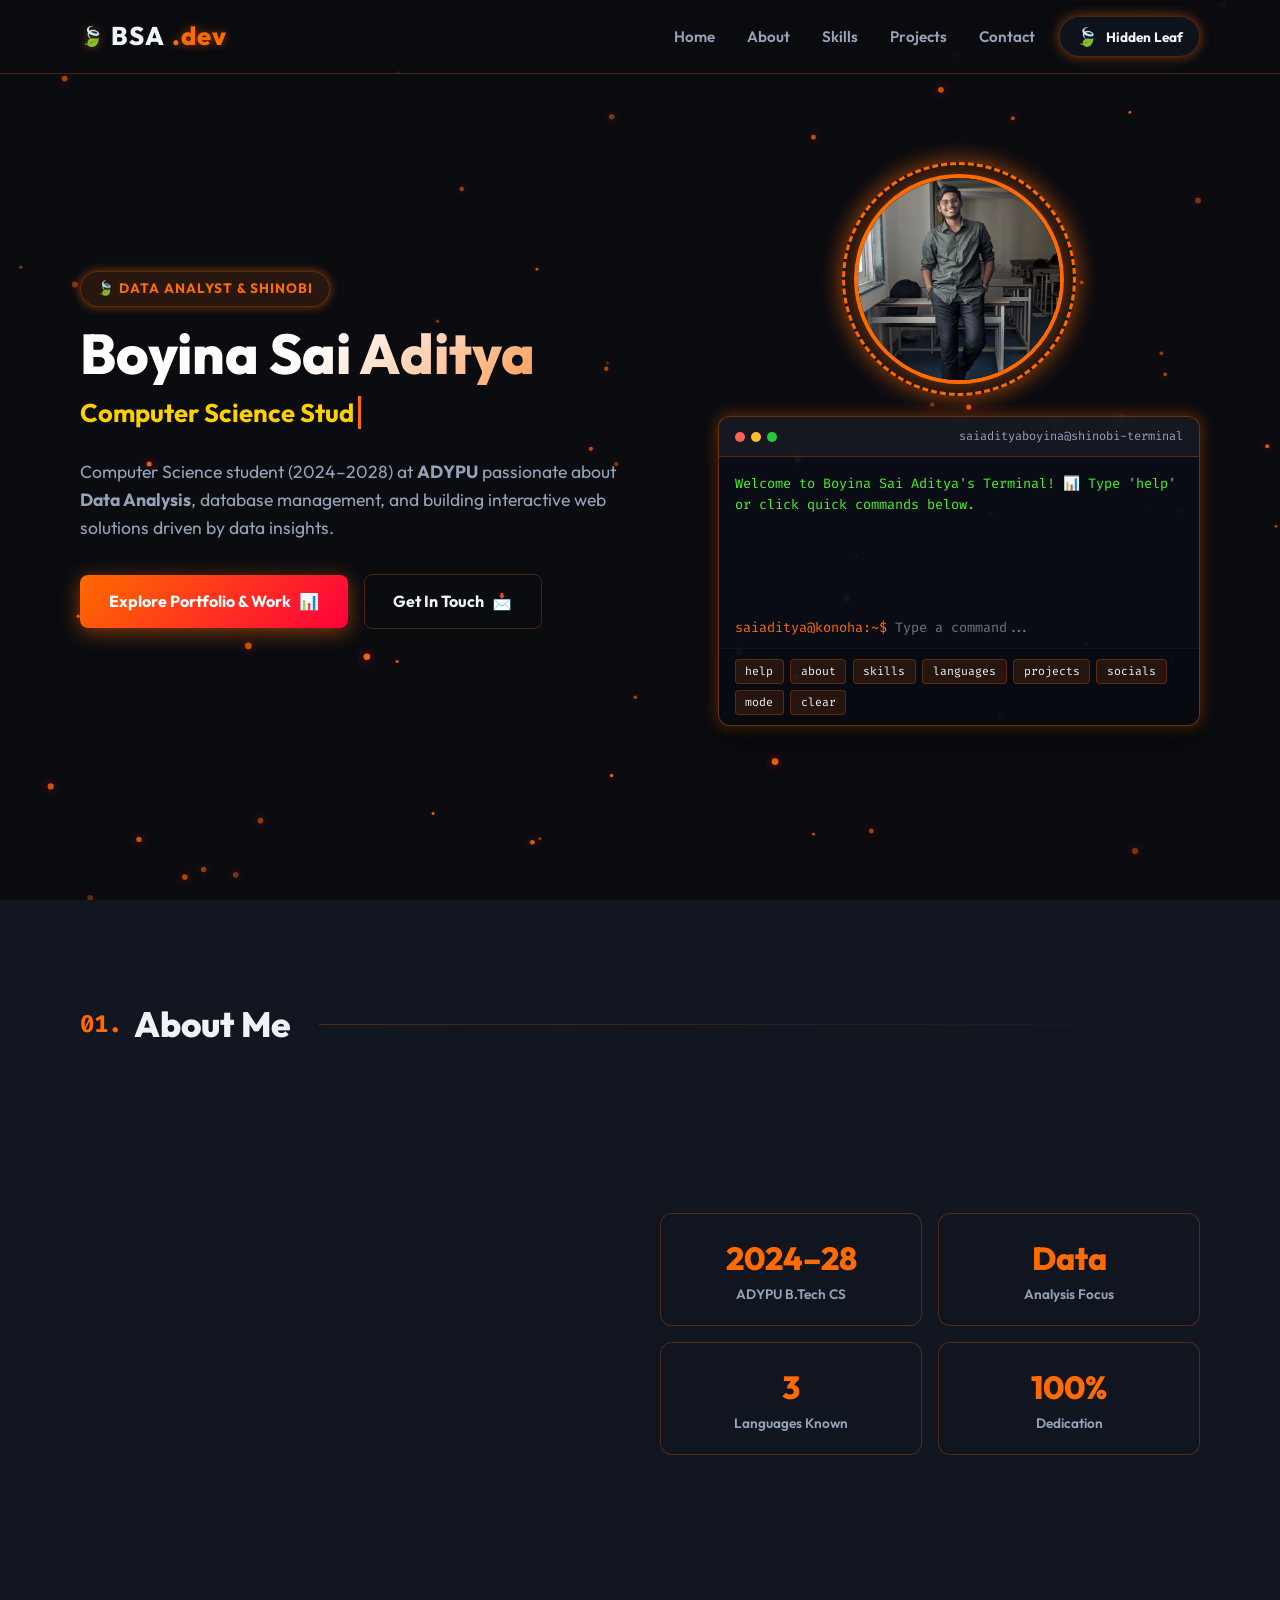
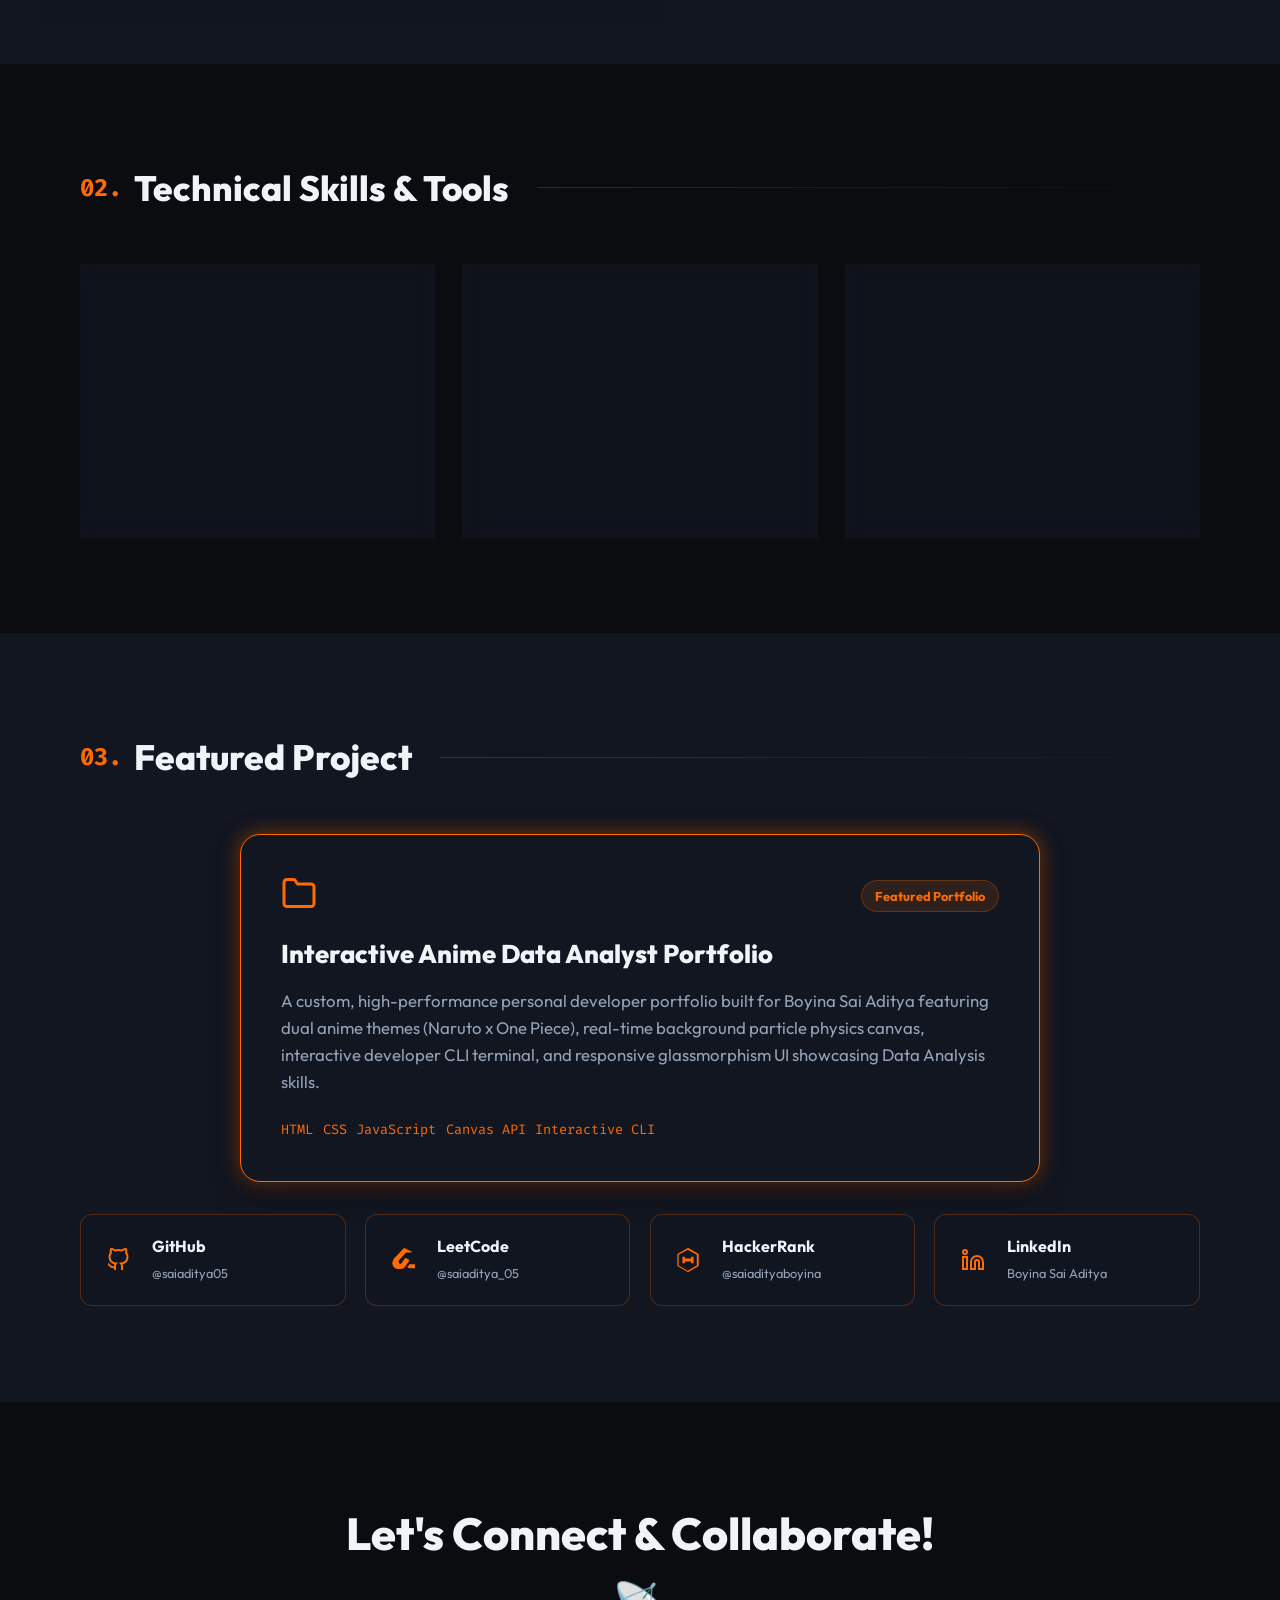
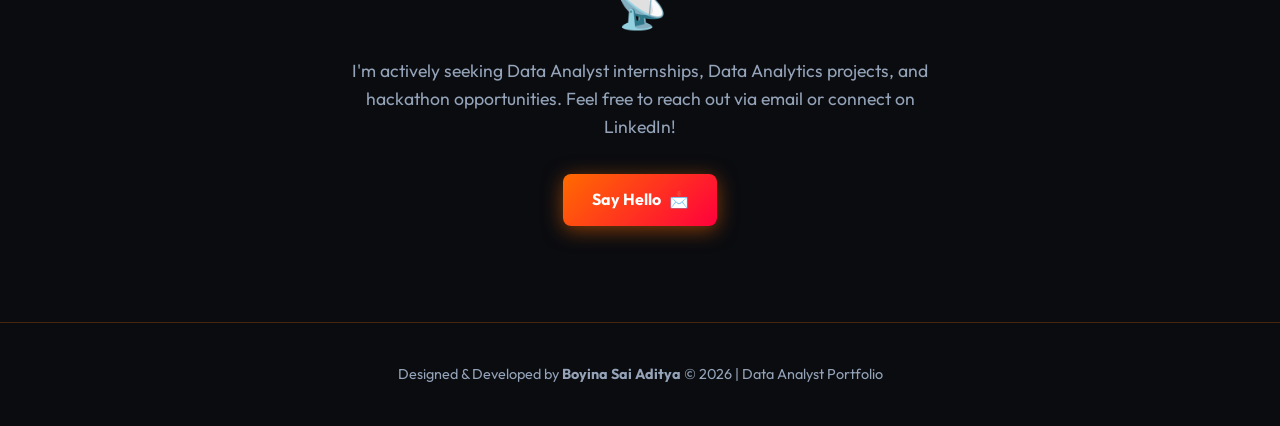
<file: index.html>
<!DOCTYPE html>
<html lang="en" data-theme="naruto">

<head>
    <meta charset="UTF-8">
    <meta name="viewport" content="width=device-width, initial-scale=1.0">
    <title>Boyina Sai Aditya | Data Analyst & Developer Portfolio</title>
    <meta name="description"
        content="Portfolio of Boyina Sai Aditya - Computer Science Student specializing in Data Analysis, Python, SQL, and Web Development.">
    <link rel="preconnect" href="https://fonts.googleapis.com">
    <link rel="preconnect" href="https://fonts.gstatic.com" crossorigin>
    <link href="https://fonts.googleapis.com/css2?family=Fira+Code:wght@400;600&family=Outfit:wght@300;400;600;700;800&family=Permanent+Marker&display=swap" rel="stylesheet">
    <link rel="stylesheet" href="style.css">
</head>

<body>
    <!-- Background Particle VFX Canvas -->
    <canvas id="particle-canvas"></canvas>

    <!-- Navigation Header -->
    <nav class="navbar">
        <div class="container nav-content">
            <a href="#home" class="logo">
                <span class="logo-badge" id="logo-badge">🍃</span> BSA<span>.dev</span>
            </a>

            <div class="nav-right">
                <ul class="nav-links">
                    <li><a href="#home">Home</a></li>
                    <li><a href="#about">About</a></li>
                    <li><a href="#skills">Skills</a></li>
                    <li><a href="#projects">Projects</a></li>
                    <li><a href="#contact">Contact</a></li>
                </ul>

                <!-- Theme Switcher Button -->
                <button class="theme-switch-btn" id="theme-toggle-btn" aria-label="Toggle Theme">
                    <span class="theme-icon" id="theme-icon">🍃</span>
                    <span id="theme-text">Hidden Leaf</span>
                </button>

                <button class="menu-btn" id="mobile-menu-btn" aria-label="Toggle Menu">
                    <span></span>
                    <span></span>
                    <span></span>
                </button>
            </div>
        </div>
    </nav>

    <main>
        <!-- Hero Section -->
        <section id="home" class="hero">
            <div class="container hero-grid">
                <div class="hero-text fade-in">
                    <div class="anime-tag" id="anime-tag">🍃 Data Analyst & Developer</div>
                    <h1>Boyina Sai Aditya</h1>
                    <div class="subtitle-wrapper">
                        <span id="typing-subtitle" class="typing-text"></span>
                    </div>
                    <p class="hero-bio">
                        Computer Science student (2024–2028) at <strong>ADYPU</strong> passionate about
                        <strong>Data Analysis</strong>, database management, and building interactive web solutions driven by data insights.
                    </p>

                    <div class="cta-group">
                        <a href="#projects" class="btn-primary">
                            <span>Explore Portfolio & Work</span> 📊
                        </a>
                        <a href="#contact" class="btn-outline">
                            <span>Get In Touch</span> 📩
                        </a>
                    </div>
                </div>

                <!-- Hero Visual: Avatar Frame & CLI Terminal -->
                <div class="hero-visual fade-in">
                    <div class="profile-avatar-wrapper">
                        <div class="aura-ring"></div>
                        <img src="profile.png" alt="Boyina Sai Aditya Profile" id="profile-img" onerror="this.onerror=null; this.src='Aditya.jpeg';">
                    </div>

                    <!-- Interactive Developer CLI Terminal -->
                    <div class="terminal-card">
                        <div class="terminal-header">
                            <div class="terminal-dots">
                                <span class="dot dot-red"></span>
                                <span class="dot dot-yellow"></span>
                                <span class="dot dot-green"></span>
                            </div>
                            <span class="terminal-title" id="terminal-title">saiadityaboyina@analyst-terminal</span>
                        </div>
                        <div class="terminal-body" id="terminal-output">
Welcome to Boyina Sai Aditya's Terminal! 📊
Type 'help' or click quick commands below.
                        </div>
                        <div class="terminal-input-line">
                            <span id="terminal-prompt">saiaditya@konoha:~$</span>
                            <input type="text" id="terminal-input" placeholder="Type a command..." autocomplete="off">
                        </div>
                        <div class="terminal-quick-cmds">
                            <button class="cmd-btn" data-cmd="help">help</button>
                            <button class="cmd-btn" data-cmd="about">about</button>
                            <button class="cmd-btn" data-cmd="skills">skills</button>
                            <button class="cmd-btn" data-cmd="languages">languages</button>
                            <button class="cmd-btn" data-cmd="projects">projects</button>
                            <button class="cmd-btn" data-cmd="socials">socials</button>
                            <button class="cmd-btn" data-cmd="mode">mode</button>
                            <button class="cmd-btn" data-cmd="clear">clear</button>
                        </div>
                    </div>
                </div>
            </div>
        </section>

        <!-- About Section -->
        <section id="about" class="section alt-bg">
            <div class="container">
                <h2 class="section-title fade-in"><span>01.</span> About Me</h2>
                <div class="about-grid">
                    <div class="about-card fade-in">
                        <p>
                            Hello! I'm <strong>Boyina Sai Aditya</strong>, a computer science student with a passion for 
                            <strong>Data Analysis</strong>, extracting actionable insights from data, and building clean data-driven software solutions.
                        </p>
                        <p>
                            Currently pursuing my B.Tech in CS (2024–2028) at ADYPU, I specialize in analyzing datasets, working with 
                            relational databases, and creating responsive web interfaces.
                        </p>
                        <p>
                            I enjoy solving complex analytical problems, building data models, and continuously learning new analytics & visualization tools.
                        </p>

                        <!-- Languages Known Subsection -->
                        <div class="languages-section">
                            <h4>🗣️ Languages Known:</h4>
                            <div class="language-tags">
                                <span class="lang-pill"><strong>Telugu</strong> (Fluent)</span>
                                <span class="lang-pill"><strong>English</strong> (Proficient)</span>
                                <span class="lang-pill"><strong>Hindi</strong> (Basics)</span>
                            </div>
                        </div>
                    </div>

                    <div class="stats-badges fade-in">
                        <div class="stat-box">
                            <div class="stat-number">2024–28</div>
                            <div class="stat-label">ADYPU B.Tech CS</div>
                        </div>
                        <div class="stat-box">
                            <div class="stat-number">Data</div>
                            <div class="stat-label">Analysis Focus</div>
                        </div>
                        <div class="stat-box">
                            <div class="stat-number">3</div>
                            <div class="stat-label">Languages Known</div>
                        </div>
                        <div class="stat-box">
                            <div class="stat-number">100%</div>
                            <div class="stat-label">Dedication</div>
                        </div>
                    </div>
                </div>
            </div>
        </section>

        <!-- Skills Section -->
        <section id="skills" class="section">
            <div class="container">
                <h2 class="section-title fade-in"><span>02.</span> Technical Skills & Tools</h2>

                <div class="skills-grid">
                    <!-- Skill Card 1: Data Analysis -->
                    <div class="skill-scroll-card fade-in">
                        <div class="skill-card-header">
                            <span class="skill-icon">📊</span>
                            <h3>Data Analysis & Analytics</h3>
                        </div>
                        <ul class="skill-tags">
                            <li>Python</li>
                            <li>Excel (Advanced Functions & Data Formatting)</li>
                            <li>Data Wrangling</li>
                            <li>Data Visualization</li>
                        </ul>
                    </div>

                    <!-- Skill Card 2: Databases -->
                    <div class="skill-scroll-card fade-in">
                        <div class="skill-card-header">
                            <span class="skill-icon">🗄️</span>
                            <h3>Databases & SQL</h3>
                        </div>
                        <ul class="skill-tags">
                            <li>DBMS (Database Management Systems)</li>
                            <li>MySQL</li>
                            <li>SQL Queries & Joins</li>
                            <li>Relational Data Modeling</li>
                        </ul>
                    </div>

                    <!-- Skill Card 3: Web & Programming -->
                    <div class="skill-scroll-card fade-in">
                        <div class="skill-card-header">
                            <span class="skill-icon">💻</span>
                            <h3>Web & Core Programming</h3>
                        </div>
                        <ul class="skill-tags">
                            <li>HTML</li>
                            <li>CSS</li>
                            <li>Java (Basics)</li>
                            <li>Responsive Web Layouts</li>
                        </ul>
                    </div>
                </div>
            </div>
        </section>

        <!-- Featured Projects Section -->
        <section id="projects" class="section alt-bg">
            <div class="container">
                <h2 class="section-title fade-in"><span>03.</span> Featured Project</h2>

                <div class="projects-grid single-project">
                    <div class="project-card featured-single fade-in">
                        <div class="project-header">
                            <div class="folder-icon">
                                <svg xmlns="http://www.w3.org/2000/svg" width="36" height="36" viewBox="0 0 24 24" fill="none" stroke="currentColor" stroke-width="2" stroke-linecap="round" stroke-linejoin="round">
                                    <path d="M22 19a2 2 0 0 1-2 2H4a2 2 0 0 1-2-2V5a2 2 0 0 1 2-2h5l2 3h9a2 2 0 0 1 2 2z"></path>
                                </svg>
                            </div>
                            <span class="project-badge">Featured Portfolio</span>
                        </div>
                        <h3 class="project-title">Interactive Anime Data Analyst Portfolio</h3>
                        <p class="project-desc">
                            A custom, high-performance personal developer portfolio built for Boyina Sai Aditya featuring dual anime themes (Naruto x One Piece), real-time background particle physics canvas, interactive developer CLI terminal, and responsive glassmorphism UI showcasing Data Analysis skills.
                        </p>
                        <ul class="project-tech-pills">
                            <li>HTML</li>
                            <li>CSS</li>
                            <li>JavaScript</li>
                            <li>Canvas API</li>
                            <li>Interactive CLI</li>
                        </ul>
                    </div>
                </div>

                <!-- Live Social & Platform Profiles Grid -->
                <div class="platforms-grid fade-in">
                    <a href="https://github.com/saiaditya05" target="_blank" class="platform-card" title="GitHub Profile">
                        <div class="platform-icon">
                            <svg xmlns="http://www.w3.org/2000/svg" width="24" height="24" viewBox="0 0 24 24" fill="none" stroke="currentColor" stroke-width="2">
                                <path d="M9 19c-5 1.5-5-2.5-7-3m14 6v-3.87a3.37 3.37 0 0 0-.94-2.61c3.14-.35 6.44-1.54 6.44-7A5.44 5.44 0 0 0 20 4.77 5.07 5.07 0 0 0 19.91 1S18.73.65 16 2.48a13.38 13.38 0 0 0-7 0C6.27.65 5.09 1 5.09 1A5.07 5.07 0 0 0 5 4.77a5.44 5.44 0 0 0-1.5 3.78c0 5.42 3.3 6.61 6.44 7A3.37 3.37 0 0 0 9 18.13V22"></path>
                            </svg>
                        </div>
                        <div class="platform-info">
                            <h4>GitHub</h4>
                            <span>@saiaditya05</span>
                        </div>
                    </a>

                    <a href="https://leetcode.com/u/saiaditya_05/" target="_blank" class="platform-card" title="LeetCode Profile">
                        <div class="platform-icon">
                            <svg xmlns="http://www.w3.org/2000/svg" width="24" height="24" viewBox="0 0 24 24" fill="currentColor">
                                <path d="M13.483 0a1.374 1.374 0 0 0-.961.438L7.116 6.226l-3.854 4.126a5.266 5.266 0 0 0-1.209 2.104 5.35 5.35 0 0 0-.125 5.13 5.527 5.527 0 0 0 2.662 2.815l.158.08a5.112 5.112 0 0 0 2.004.522H9.81a5.018 5.018 0 0 0 4.17-2.115l.16-.224 4.11-5.811c.158-.224.19-.53.091-.789a.694.694 0 0 0-.319-.345l-3.23-1.63a.627.627 0 0 0-.82.16l-3.69 5.207a1.045 1.045 0 0 1-.869.466h-.22a1.026 1.026 0 0 1-.87-.456l-.16-.21a2.827 2.827 0 0 1-.505-1.574 2.84 2.84 0 0 1 .533-1.6l4.2-4.515 2.502-2.693a.925.925 0 0 1 .655-.262h4.5a.696.696 0 0 0 .584-.308.7.7 0 0 0-.01-.715L14.3.567A1.37 1.37 0 0 0 13.483 0zm4.55 17.584c-.4.004-.77.172-1.05.47-.46.495-.45 1.25.02 1.73l.02.02.04.04c.26.25.62.4.99.4h6.09a2.03 2.03 0 0 0 2.02-2.03 1.9 1.9 0 0 0-.58-1.35l-.01-.01-.04-.04a1.86 1.86 0 0 0-1.3-.5h-6.2z"/>
                            </svg>
                        </div>
                        <div class="platform-info">
                            <h4>LeetCode</h4>
                            <span>@saiaditya_05</span>
                        </div>
                    </a>

                    <a href="https://www.hackerrank.com/profile/saiadityaboyina" target="_blank" class="platform-card" title="HackerRank Profile">
                        <div class="platform-icon">
                            <svg xmlns="http://www.w3.org/2000/svg" width="24" height="24" viewBox="0 0 24 24" fill="currentColor">
                                <path d="M12.012 24c-.266 0-.535-.07-.771-.205L2.17 18.552a1.59 1.59 0 0 1-.8-1.35V6.786c0-.554.298-1.07.784-1.35l9.096-5.234a1.6 1.6 0 0 1 1.572 0L21.905 5.43A1.56 1.56 0 0 1 22.7 6.78v10.421c0 .56-.3 1.074-.795 1.348l-9.102 5.244c-.25.137-.534.208-.791.208zM12.01 1.565c-.085 0-.17.022-.245.065L2.68 6.855A.063.063 0 0 0 2.65 6.91v10.42a.066.066 0 0 0 .034.053l8.905 5.378a.08.08 0 0 0 .079 0l9.088-5.235a.065.065 0 0 0 .035-.054V6.9v-.004c0-.022-.012-.045-.034-.057L11.666 1.625a.077.077 0 0 0-.045-.06.7.7 0 0 0-.256-.056v-.004zm5.54 13.593v-6.315H15.11v1.65H8.92V8.842H6.47v6.315h2.44V13.51h6.195v1.65h2.44v-.002z"/>
                            </svg>
                        </div>
                        <div class="platform-info">
                            <h4>HackerRank</h4>
                            <span>@saiadityaboyina</span>
                        </div>
                    </a>

                    <a href="https://www.linkedin.com/in/sai-aditya-boyina-/" target="_blank" class="platform-card" title="LinkedIn Profile">
                        <div class="platform-icon">
                            <svg xmlns="http://www.w3.org/2000/svg" width="24" height="24" viewBox="0 0 24 24" fill="none" stroke="currentColor" stroke-width="2">
                                <path d="M16 8a6 6 0 0 1 6 6v7h-4v-7a2 2 0 0 0-2-2 2 2 0 0 0-2 2v7h-4v-7a6 6 0 0 1 6-6z"></path>
                                <rect x="2" y="9" width="4" height="12"></rect>
                                <circle cx="4" cy="4" r="2"></circle>
                            </svg>
                        </div>
                        <div class="platform-info">
                            <h4>LinkedIn</h4>
                            <span>Boyina Sai Aditya</span>
                        </div>
                    </a>
                </div>
            </div>
        </section>

        <!-- Contact Section -->
        <section id="contact" class="section">
            <div class="container contact-content fade-in">
                <h2>Let's Connect & Collaborate! 📡</h2>
                <p>
                    I'm actively seeking Data Analyst internships, Data Analytics projects, and hackathon opportunities. 
                    Feel free to reach out via email or connect on LinkedIn!
                </p>
                <a href="mailto:saiadityaboyina246@gmail.com" class="btn-primary">
                    <span>Say Hello</span> 📩
                </a>
            </div>
        </section>
    </main>

    <!-- Footer -->
    <footer>
        <div class="container">
            <p>Designed & Developed by <strong>Boyina Sai Aditya</strong> &copy; 2026 | Data Analyst Portfolio</p>
        </div>
    </footer>

    <script src="script.js"></script>
</body>

</html>
</file>
<file: style.css>
/* ==========================================================================
   Boyina Sai Aditya - Ultimate Anime Crossover Portfolio (Naruto x One Piece)
   Data Analyst & Developer Edition
   ========================================================================== */

@import url('https://fonts.googleapis.com/css2?family=Fira+Code:wght@400;600&family=Outfit:wght@300;400;600;700;800&family=Permanent+Marker&display=swap');

/* --- Root & Theme Variables --- */
:root {
    --transition-speed: 0.4s;
    --font-main: 'Outfit', -apple-system, BlinkMacSystemFont, sans-serif;
    --font-mono: 'Fira Code', monospace;
    --font-anime: 'Permanent Marker', cursive;
}

/* Default Theme: Naruto (Hidden Leaf Shinobi) */
:root,
:root[data-theme="naruto"] {
    --primary-color: #ff6b00;
    --primary-glow: rgba(255, 107, 0, 0.5);
    --secondary-color: #ff003c;
    --accent-color: #ffd000;
    --bg-color: #0a0c10;
    --bg-alt: #121620;
    --card-bg: rgba(18, 22, 32, 0.75);
    --card-border: rgba(255, 107, 0, 0.25);
    --text-color: #f0f4f8;
    --text-muted: #94a3b8;
    --terminal-bg: rgba(10, 14, 22, 0.92);
    --terminal-border: rgba(255, 107, 0, 0.4);
    --badge-bg: rgba(255, 107, 0, 0.12);
    --theme-symbol: '🍃';
    --theme-name: 'Hidden Leaf Mode';
}

/* Alternate Theme: One Piece (Grand Line Pirate) */
:root[data-theme="onepiece"] {
    --primary-color: #00f0ff;
    --primary-glow: rgba(0, 240, 255, 0.5);
    --secondary-color: #ff0055;
    --accent-color: #ffb703;
    --bg-color: #060d16;
    --bg-alt: #0c1827;
    --card-bg: rgba(12, 24, 39, 0.75);
    --card-border: rgba(0, 240, 255, 0.25);
    --text-color: #f0f8ff;
    --text-muted: #8da9c4;
    --terminal-bg: rgba(8, 18, 30, 0.92);
    --terminal-border: rgba(0, 240, 255, 0.4);
    --badge-bg: rgba(0, 240, 255, 0.12);
    --theme-symbol: '☠️';
    --theme-name: 'Grand Line Mode';
}

/* --- Base & Reset --- */
*, *::before, *::after {
    box-sizing: border-box;
    margin: 0;
    padding: 0;
}

html {
    scroll-behavior: smooth;
    font-size: 16px;
}

body {
    font-family: var(--font-main);
    background-color: var(--bg-color);
    color: var(--text-color);
    line-height: 1.6;
    overflow-x: hidden;
    transition: background-color var(--transition-speed) ease, color var(--transition-speed) ease;
}

/* --- Canvas Overlay --- */
#particle-canvas {
    position: fixed;
    top: 0;
    left: 0;
    width: 100vw;
    height: 100vh;
    pointer-events: none;
    z-index: 0;
}

/* --- Containers & Layout --- */
.container {
    width: 90%;
    max-width: 1200px;
    margin: 0 auto;
    padding: 0 1rem;
}

section {
    position: relative;
    z-index: 1;
    padding: 6rem 0;
}

.alt-bg {
    background-color: var(--bg-alt);
    transition: background-color var(--transition-speed) ease;
}

/* --- Navigation Bar --- */
.navbar {
    position: fixed;
    top: 0;
    left: 0;
    width: 100%;
    z-index: 100;
    padding: 1rem 0;
    background: rgba(10, 12, 16, 0.7);
    backdrop-filter: blur(14px);
    -webkit-backdrop-filter: blur(14px);
    border-bottom: 1px solid var(--card-border);
    transition: all var(--transition-speed) ease;
}

.navbar.scrolled {
    padding: 0.75rem 0;
    box-shadow: 0 4px 20px rgba(0, 0, 0, 0.4);
}

.nav-content {
    display: flex;
    justify-content: space-between;
    align-items: center;
}

.logo {
    font-size: 1.6rem;
    font-weight: 800;
    letter-spacing: 1px;
    color: var(--text-color);
    text-decoration: none;
    display: flex;
    align-items: center;
    gap: 0.4rem;
}

.logo span {
    color: var(--primary-color);
    text-shadow: 0 0 10px var(--primary-glow);
    transition: color var(--transition-speed) ease;
}

.logo-badge {
    font-size: 1.2rem;
    animation: float 3s ease-in-out infinite;
}

.nav-right {
    display: flex;
    align-items: center;
    gap: 1.5rem;
}

.nav-links {
    display: flex;
    list-style: none;
    gap: 2rem;
}

.nav-links a {
    color: var(--text-muted);
    text-decoration: none;
    font-weight: 600;
    font-size: 0.95rem;
    transition: color 0.3s ease;
    position: relative;
}

.nav-links a:hover,
.nav-links a.active {
    color: var(--primary-color);
}

.nav-links a::after {
    content: '';
    position: absolute;
    bottom: -6px;
    left: 0;
    width: 0%;
    height: 2px;
    background: var(--primary-color);
    box-shadow: 0 0 8px var(--primary-glow);
    transition: width 0.3s ease;
}

.nav-links a:hover::after,
.nav-links a.active::after {
    width: 100%;
}

/* --- Theme Toggle Switch --- */
.theme-switch-btn {
    background: var(--card-bg);
    border: 1px solid var(--card-border);
    color: var(--text-color);
    padding: 0.5rem 1rem;
    border-radius: 30px;
    cursor: pointer;
    display: flex;
    align-items: center;
    gap: 0.5rem;
    font-weight: 700;
    font-size: 0.85rem;
    font-family: var(--font-main);
    transition: all 0.3s ease;
    box-shadow: 0 0 12px var(--primary-glow);
}

.theme-switch-btn:hover {
    transform: scale(1.05);
    border-color: var(--primary-color);
    background: rgba(255, 255, 255, 0.05);
}

.theme-icon {
    font-size: 1.1rem;
}

.menu-btn {
    display: none;
    background: none;
    border: none;
    cursor: pointer;
    flex-direction: column;
    gap: 5px;
}

.menu-btn span {
    width: 25px;
    height: 3px;
    background: var(--text-color);
    border-radius: 2px;
    transition: all 0.3s ease;
}

/* --- Hero Section --- */
.hero {
    min-height: 100vh;
    display: flex;
    align-items: center;
    padding-top: 6rem;
    position: relative;
}

.hero-grid {
    display: grid;
    grid-template-columns: 1.1fr 0.9fr;
    gap: 3rem;
    align-items: center;
}

.hero-text {
    z-index: 2;
}

.anime-tag {
    display: inline-block;
    background: var(--badge-bg);
    color: var(--primary-color);
    border: 1px solid var(--card-border);
    padding: 0.4rem 1rem;
    border-radius: 20px;
    font-size: 0.85rem;
    font-weight: 700;
    letter-spacing: 1px;
    text-transform: uppercase;
    margin-bottom: 1rem;
    box-shadow: 0 0 10px var(--primary-glow);
}

.hero-text h1 {
    font-size: 3.5rem;
    font-weight: 800;
    line-height: 1.1;
    margin-bottom: 0.5rem;
    background: linear-gradient(135deg, #ffffff 40%, var(--primary-color));
    -webkit-background-clip: text;
    -webkit-text-fill-color: transparent;
}

.hero-text .subtitle-wrapper {
    font-size: 1.6rem;
    font-weight: 700;
    color: var(--text-muted);
    margin-bottom: 1.5rem;
    min-height: 2.2rem;
}

.typing-text {
    color: var(--accent-color);
    border-right: 3px solid var(--primary-color);
    padding-right: 4px;
    animation: blinkCursor 0.75s step-end infinite;
}

.hero-bio {
    font-size: 1.1rem;
    color: var(--text-muted);
    max-width: 540px;
    margin-bottom: 2rem;
}

.cta-group {
    display: flex;
    gap: 1rem;
    align-items: center;
    flex-wrap: wrap;
}

.btn-primary {
    background: linear-gradient(135deg, var(--primary-color), var(--secondary-color));
    color: #fff;
    padding: 0.85rem 1.8rem;
    border-radius: 8px;
    font-weight: 700;
    text-decoration: none;
    box-shadow: 0 4px 20px var(--primary-glow);
    transition: all 0.3s ease;
    border: none;
    cursor: pointer;
    display: inline-flex;
    align-items: center;
    gap: 0.5rem;
}

.btn-primary:hover {
    transform: translateY(-3px) scale(1.02);
    box-shadow: 0 6px 28px var(--primary-glow);
}

.btn-outline {
    background: transparent;
    color: var(--text-color);
    padding: 0.85rem 1.8rem;
    border-radius: 8px;
    font-weight: 700;
    text-decoration: none;
    border: 1px solid var(--card-border);
    transition: all 0.3s ease;
    display: inline-flex;
    align-items: center;
    gap: 0.5rem;
}

.btn-outline:hover {
    border-color: var(--primary-color);
    color: var(--primary-color);
    box-shadow: 0 0 15px var(--primary-glow);
    transform: translateY(-3px);
}

/* --- Hero Visual Column (Profile Frame & Terminal) --- */
.hero-visual {
    display: flex;
    flex-direction: column;
    align-items: center;
    gap: 2rem;
}

.profile-avatar-wrapper {
    position: relative;
    width: 210px;
    height: 210px;
}

.aura-ring {
    position: absolute;
    top: -12px;
    left: -12px;
    right: -12px;
    bottom: -12px;
    border-radius: 50%;
    border: 3px dashed var(--primary-color);
    box-shadow: 0 0 25px var(--primary-glow);
    animation: rotateAura 12s linear infinite;
}

.profile-avatar-wrapper img {
    width: 100%;
    height: 100%;
    object-fit: cover;
    border-radius: 50%;
    border: 4px solid var(--primary-color);
    box-shadow: 0 0 30px var(--primary-glow);
    position: relative;
    z-index: 2;
}

/* --- Interactive Terminal Widget --- */
.terminal-card {
    width: 100%;
    background: var(--terminal-bg);
    border: 1px solid var(--terminal-border);
    border-radius: 12px;
    overflow: hidden;
    box-shadow: 0 10px 30px rgba(0, 0, 0, 0.6), 0 0 15px var(--primary-glow);
    font-family: var(--font-mono);
    font-size: 0.85rem;
}

.terminal-header {
    background: rgba(255, 255, 255, 0.05);
    padding: 0.6rem 1rem;
    display: flex;
    align-items: center;
    justify-content: space-between;
    border-bottom: 1px solid var(--card-border);
}

.terminal-dots {
    display: flex;
    gap: 6px;
}

.dot {
    width: 10px;
    height: 10px;
    border-radius: 50%;
}

.dot-red { background: #ff5f56; }
.dot-yellow { background: #ffbd2e; }
.dot-green { background: #27c93f; }

.terminal-title {
    color: var(--text-muted);
    font-size: 0.75rem;
}

.terminal-body {
    padding: 1rem;
    min-height: 160px;
    max-height: 220px;
    overflow-y: auto;
    color: #4af626;
}

.terminal-input-line {
    display: flex;
    align-items: center;
    gap: 0.5rem;
    color: var(--primary-color);
    padding: 0 1rem 0.6rem 1rem;
}

.terminal-input-line input {
    background: transparent;
    border: none;
    outline: none;
    color: #fff;
    font-family: var(--font-mono);
    font-size: 0.85rem;
    width: 100%;
}

.terminal-quick-cmds {
    display: flex;
    flex-wrap: wrap;
    gap: 0.4rem;
    padding: 0.6rem 1rem;
    background: rgba(0, 0, 0, 0.2);
    border-top: 1px solid rgba(255, 255, 255, 0.05);
}

.cmd-btn {
    background: var(--badge-bg);
    border: 1px solid var(--card-border);
    color: var(--text-color);
    font-family: var(--font-mono);
    font-size: 0.72rem;
    padding: 0.25rem 0.6rem;
    border-radius: 4px;
    cursor: pointer;
    transition: all 0.2s ease;
}

.cmd-btn:hover {
    background: var(--primary-color);
    color: #000;
    font-weight: 600;
}

/* --- Section Headings --- */
.section-title {
    font-size: 2.2rem;
    font-weight: 800;
    margin-bottom: 3rem;
    display: flex;
    align-items: center;
    gap: 0.75rem;
    position: relative;
}

.section-title span {
    color: var(--primary-color);
    font-family: var(--font-mono);
    font-size: 1.5rem;
}

.section-title::after {
    content: '';
    flex: 1;
    height: 1px;
    background: linear-gradient(90deg, var(--card-border), transparent);
    margin-left: 1rem;
}

/* --- About Section & Languages Known --- */
.about-grid {
    display: grid;
    grid-template-columns: 1fr 1fr;
    gap: 2.5rem;
    align-items: center;
}

.about-card {
    background: var(--card-bg);
    border: 1px solid var(--card-border);
    padding: 2rem;
    border-radius: 16px;
    backdrop-filter: blur(10px);
    box-shadow: 0 10px 30px rgba(0, 0, 0, 0.3);
}

.about-card p {
    margin-bottom: 1.2rem;
    color: var(--text-muted);
    font-size: 1.05rem;
}

.about-card strong {
    color: var(--primary-color);
}

.languages-section {
    margin-top: 1.5rem;
    padding-top: 1.2rem;
    border-top: 1px dashed var(--card-border);
}

.languages-section h4 {
    font-size: 1.05rem;
    font-weight: 700;
    margin-bottom: 0.8rem;
    color: var(--text-color);
}

.language-tags {
    display: flex;
    flex-wrap: wrap;
    gap: 0.6rem;
}

.lang-pill {
    background: var(--badge-bg);
    border: 1px solid var(--card-border);
    color: var(--text-color);
    padding: 0.4rem 0.9rem;
    border-radius: 20px;
    font-size: 0.88rem;
    transition: all 0.2s ease;
}

.lang-pill:hover {
    border-color: var(--primary-color);
    box-shadow: 0 0 10px var(--primary-glow);
}

.stats-badges {
    display: grid;
    grid-template-columns: repeat(2, 1fr);
    gap: 1rem;
}

.stat-box {
    background: var(--card-bg);
    border: 1px solid var(--card-border);
    padding: 1.2rem;
    border-radius: 12px;
    text-align: center;
    transition: all 0.3s ease;
}

.stat-box:hover {
    transform: translateY(-5px);
    border-color: var(--primary-color);
    box-shadow: 0 0 15px var(--primary-glow);
}

.stat-number {
    font-size: 2rem;
    font-weight: 800;
    color: var(--primary-color);
}

.stat-label {
    font-size: 0.85rem;
    color: var(--text-muted);
    font-weight: 600;
}

/* --- Skills Section --- */
.skills-grid {
    display: grid;
    grid-template-columns: repeat(auto-fit, minmax(280px, 1fr));
    gap: 1.8rem;
}

.skill-scroll-card {
    background: var(--card-bg);
    border: 1px solid var(--card-border);
    padding: 1.8rem;
    border-radius: 16px;
    backdrop-filter: blur(10px);
    position: relative;
    overflow: hidden;
    transition: all 0.3s ease;
}

.skill-scroll-card::before {
    content: '';
    position: absolute;
    top: 0;
    left: 0;
    width: 4px;
    height: 100%;
    background: var(--primary-color);
}

.skill-scroll-card:hover {
    transform: translateY(-6px);
    box-shadow: 0 12px 30px rgba(0, 0, 0, 0.4), 0 0 20px var(--primary-glow);
    border-color: var(--primary-color);
}

.skill-card-header {
    display: flex;
    align-items: center;
    gap: 0.75rem;
    margin-bottom: 1.2rem;
}

.skill-icon {
    font-size: 1.6rem;
}

.skill-card-header h3 {
    font-size: 1.3rem;
    font-weight: 700;
}

.skill-tags {
    display: flex;
    flex-wrap: wrap;
    gap: 0.6rem;
    list-style: none;
}

.skill-tags li {
    background: var(--badge-bg);
    border: 1px solid var(--card-border);
    color: var(--text-color);
    padding: 0.4rem 0.8rem;
    border-radius: 8px;
    font-size: 0.88rem;
    font-weight: 600;
    transition: all 0.2s ease;
}

.skill-tags li:hover {
    background: var(--primary-color);
    color: #000;
}

/* --- Projects Section (Single Featured Project) --- */
.projects-grid.single-project {
    display: block;
    max-width: 800px;
    margin: 0 auto;
}

.featured-single {
    background: var(--card-bg);
    border: 1px solid var(--primary-color);
    border-radius: 20px;
    padding: 2.5rem;
    box-shadow: 0 10px 30px rgba(0, 0, 0, 0.4), 0 0 20px var(--primary-glow);
    transition: all 0.3s ease;
}

.featured-single:hover {
    transform: translateY(-6px);
    box-shadow: 0 15px 40px rgba(0, 0, 0, 0.5), 0 0 30px var(--primary-glow);
}

.project-header {
    display: flex;
    justify-content: space-between;
    align-items: center;
    margin-bottom: 1rem;
}

.folder-icon {
    color: var(--primary-color);
}

.project-badge {
    background: var(--badge-bg);
    color: var(--primary-color);
    border: 1px solid var(--card-border);
    padding: 0.3rem 0.8rem;
    border-radius: 20px;
    font-size: 0.8rem;
    font-weight: 700;
}

.project-title {
    font-size: 1.6rem;
    font-weight: 800;
    margin-bottom: 0.8rem;
    color: var(--text-color);
}

.project-desc {
    color: var(--text-muted);
    font-size: 1.05rem;
    margin-bottom: 1.5rem;
    line-height: 1.6;
}

.project-tech-pills {
    display: flex;
    flex-wrap: wrap;
    gap: 0.6rem;
    list-style: none;
    font-family: var(--font-mono);
    font-size: 0.85rem;
    color: var(--primary-color);
}

/* --- Platforms / Profiles Grid --- */
.platforms-grid {
    display: grid;
    grid-template-columns: repeat(auto-fit, minmax(220px, 1fr));
    gap: 1.2rem;
    margin-top: 2rem;
}

.platform-card {
    background: var(--card-bg);
    border: 1px solid var(--card-border);
    padding: 1.2rem;
    border-radius: 12px;
    text-decoration: none;
    color: var(--text-color);
    display: flex;
    align-items: center;
    gap: 1rem;
    transition: all 0.3s ease;
}

.platform-card:hover {
    transform: translateY(-4px);
    border-color: var(--primary-color);
    box-shadow: 0 8px 25px var(--primary-glow);
    background: rgba(255, 255, 255, 0.05);
}

.platform-icon {
    width: 36px;
    height: 36px;
    display: flex;
    align-items: center;
    justify-content: center;
    color: var(--primary-color);
}

.platform-info h4 {
    font-size: 1rem;
    font-weight: 700;
}

.platform-info span {
    font-size: 0.8rem;
    color: var(--text-muted);
}

/* --- Contact Section --- */
.contact-content {
    text-align: center;
    max-width: 650px;
    margin: 0 auto;
}

.contact-content h2 {
    font-size: 2.8rem;
    font-weight: 800;
    margin-bottom: 1rem;
}

.contact-content p {
    color: var(--text-muted);
    font-size: 1.1rem;
    margin-bottom: 2rem;
}

/* --- Footer --- */
footer {
    padding: 2.5rem 0;
    border-top: 1px solid var(--card-border);
    text-align: center;
    color: var(--text-muted);
    font-size: 0.9rem;
    position: relative;
    z-index: 1;
}

/* --- Animations --- */
@keyframes rotateAura {
    from { transform: rotate(0deg); }
    to { transform: rotate(360deg); }
}

@keyframes float {
    0%, 100% { transform: translateY(0); }
    50% { transform: translateY(-6px); }
}

@keyframes blinkCursor {
    0%, 100% { border-color: transparent; }
    50% { border-color: var(--primary-color); }
}

.fade-in {
    opacity: 0;
    transform: translateY(25px);
    transition: opacity 0.6s cubic-bezier(0.25, 1, 0.5, 1), transform 0.6s cubic-bezier(0.25, 1, 0.5, 1);
}

.fade-in.appear {
    opacity: 1;
    transform: translateY(0);
}

/* --- Responsive Media Queries --- */
@media (max-width: 992px) {
    .hero-grid {
        grid-template-columns: 1fr;
        text-align: center;
    }

    .hero-bio {
        margin: 0 auto 2rem auto;
    }

    .cta-group {
        justify-content: center;
    }

    .about-grid {
        grid-template-columns: 1fr;
    }
}

@media (max-width: 768px) {
    .menu-btn {
        display: flex;
    }

    .nav-links {
        position: fixed;
        top: 70px;
        right: -100%;
        width: 80%;
        max-width: 300px;
        height: calc(100vh - 70px);
        background: var(--bg-alt);
        border-left: 1px solid var(--card-border);
        flex-direction: column;
        padding: 2rem;
        gap: 1.5rem;
        transition: right 0.3s ease;
    }

    .nav-links.nav-open {
        right: 0;
    }

    .hero-text h1 {
        font-size: 2.5rem;
    }

    .section-title {
        font-size: 1.8rem;
    }
}
</file>
